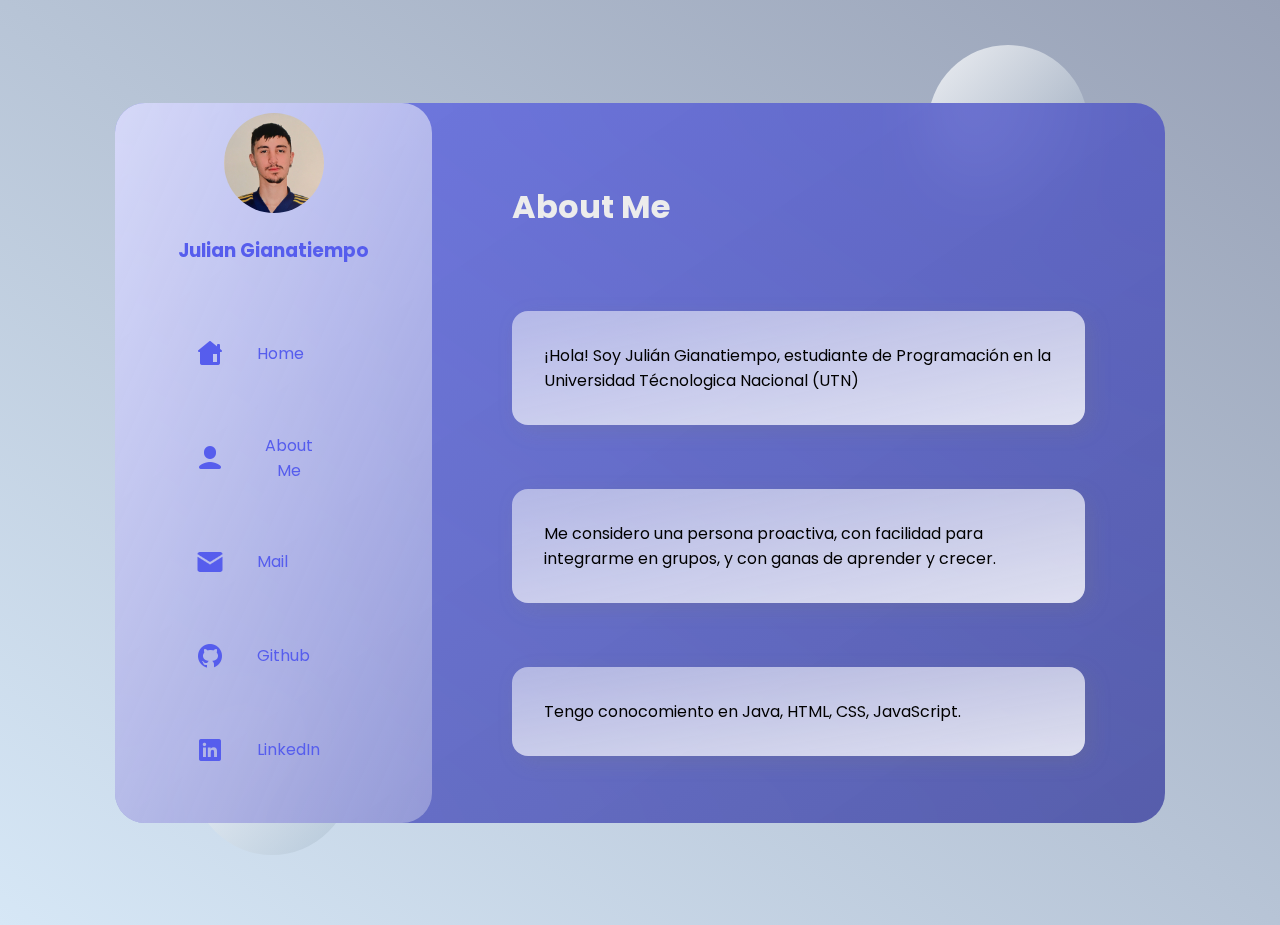
<file: about_me.html>
<!DOCTYPE html>
<html lang="en">

<head>
    <meta charset="UTF-8">
    <meta http-equiv="X-UA-Compatible" content="IE=edge">
    <meta name="viewport" content="width=device-width, initial-scale=1.0">
    <link rel="stylesheet" href="styles.css">
    <link rel="stylesheet" media="(max-width: 420px)" href="mobile.css" />

    <title>About Me</title>
    <link rel="preconnect" href="https://fonts.googleapis.com">
    <link rel="preconnect" href="https://fonts.gstatic.com" crossorigin>
    <link href="https://fonts.googleapis.com/css2?family=Poppins:wght@400;500;700&display=swap" rel="stylesheet">
</head>

<body>
    <main>
        <section class="glass">
            <div class="dashboard">
                <div class="user">
                    <img id="avatar" src="./images/avatar.png" alt="avatar">
                    <h3>Julian Gianatiempo</h3>
                    <div class="info-avatar">
                        <ul>
                            <li>
                                <p>20 Years Old</p>
                            </li>
                            <li>
                                <p>Mar del Plata, Argentina</p>
                            </li>
                        </ul>
                    </div>
                </div>
                <div class="links">
                    <div class="link">
                        <img class="social_logo" src="./images/home.png" alt="home">
                        <a href="index.html">Home</a>
                    </div>
                    <div class="link">
                        <img class="social_logo" src="./images/about_me.png" alt="about_me">
                        <a href="about_me.html">About Me</a>
                    </div>
                    <div class="link">
                        <img class="social_logo" src="./images/mail.png" alt="mail">
                        <a href="mailto:gianatiempoattorney@gmail.com">Mail</a>
                    </div>
                    <div class="link">
                        <img class="social_logo" src="./images/github.png" alt="github">
                        <a href="https://github.com/GianatiempoJulian" target="_blank">Github</a>

                    </div>
                    <div class="link">
                        <img class="social_logo" src="./images/linkedin.png" alt="linkedin">
                        <a href=" https://www.linkedin.com/in/juliangianatiempo/" target="_blank">LinkedIn</a>
                    </div>
                </div>
            </div>
            <div class="info">
                <div class="status">
                    <h1>About Me</h1>
                </div>
                <div class="data">
                    <div class="data-card">
                        <p>¡Hola! Soy Julián Gianatiempo, estudiante de Programación en la Universidad Técnologica Nacional (UTN)</p>
                    </div>
                </div>
                <div class="data">
                    <div class="data-card">
                        <p>Me considero una persona proactiva, con facilidad para integrarme en grupos, y con ganas de aprender y crecer.
                        </p>
                    </div>
                </div>
                <div class="data">
                    <div class="data-card">
                        <p>Tengo conocomiento en Java, HTML, CSS, JavaScript.</p>
                    </div>
                </div>
            </div>
        </section>
        <div class="circle1"></div>
        <div class="circle2"></div>
        <div class="triangulo"></div>
    </main>
    <script src="script.js" defer></script>
</body>

<footer></footer>

</html>
</file>
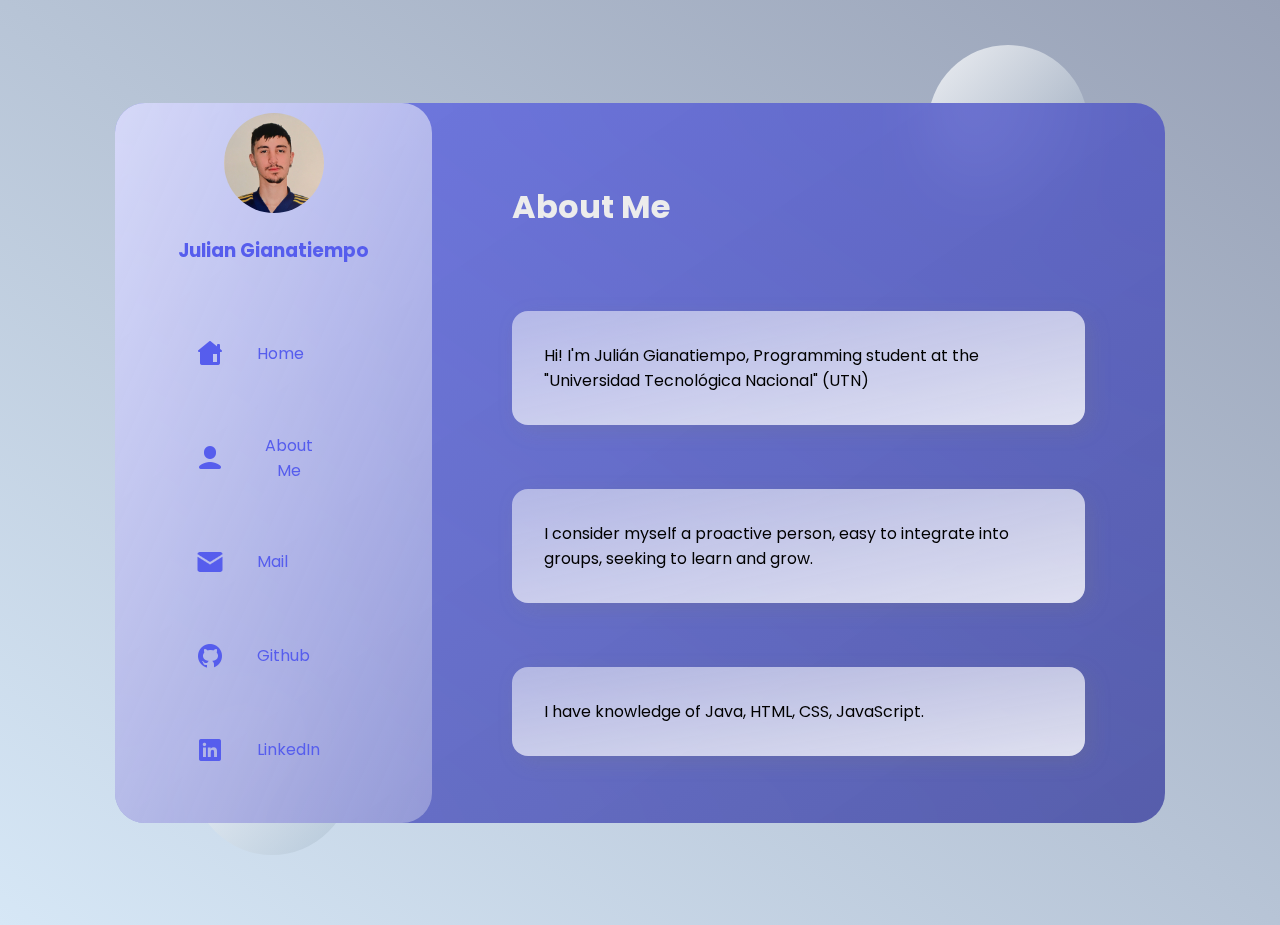
<file: en/en_about_me.html>
<!DOCTYPE html>
<html lang="en">

<head>
    <meta charset="UTF-8">
    <meta http-equiv="X-UA-Compatible" content="IE=edge">
    <meta name="viewport" content="width=device-width, initial-scale=1.0">
    <link rel="stylesheet" href="../styles/styles.css">
    <link rel="stylesheet" media="(max-width: 420px)" href="../styles/mobile.css" />

    <title>About Me</title>
    <link rel="preconnect" href="https://fonts.googleapis.com">
    <link rel="preconnect" href="https://fonts.gstatic.com" crossorigin>
    <link href="https://fonts.googleapis.com/css2?family=Poppins:wght@400;500;700&display=swap" rel="stylesheet">
</head>

<body>
    <main>
        <div class="languages">
            <div class="language" id="en_lan">
                <img src="../images/en_flag.png" alt="en_flag">
            </div>
            <div class="language" id="es_lan">
                <img src="../images/es_flag.png" alt="es_flag">
            </div>
        </div>
        <section class="glass">
            <div class="dashboard">
                <div class="user">
                    <img id="avatar" src="../images/avatar.png" alt="avatar">
                    <h3>Julian Gianatiempo</h3>
                    <div class="info-avatar">
                        <ul>
                            <li>
                                <p>20 Years Old</p>
                            </li>
                            <li>
                                <p>Mar del Plata, Argentina</p>
                            </li>
                        </ul>
                    </div>
                </div>
                <div class="links">
                    <div class="link">
                        <img class="social_logo" src="../images/home.png" alt="home">
                        <a href="en_index.html">Home</a>
                    </div>
                    <div class="link">
                        <img class="social_logo" src="../images/about_me.png" alt="about_me">
                        <a href="en_about_me.html">About Me</a>
                    </div>
                    <div class="link">
                        <img class="social_logo" src="../images/mail.png" alt="mail">
                        <a href="mailto:gianatiempoattorney@gmail.com">Mail</a>
                    </div>
                    <div class="link">
                        <img class="social_logo" src="../images/github.png" alt="github">
                        <a href="https://github.com/GianatiempoJulian" target="_blank">Github</a>

                    </div>
                    <div class="link">
                        <img class="social_logo" src="../images/linkedin.png" alt="linkedin">
                        <a href=" https://www.linkedin.com/in/juliangianatiempo/" target="_blank">LinkedIn</a>
                    </div>
                </div>
            </div>
            <div class="info">
                <div class="status">
                    <h1>About Me</h1>
                </div>
                <div class="data">
                    <div class="data-card">
                        <p>Hi! I'm Julián Gianatiempo, Programming student at the "Universidad Tecnológica Nacional" (UTN)</p>
                    </div>
                </div>
                <div class="data">
                    <div class="data-card">
                        <p>I consider myself a proactive person, easy to integrate into groups, seeking to learn and grow.
                        </p>
                    </div>
                </div>
                <div class="data">
                    <div class="data-card">
                        <p>I have knowledge of Java, HTML, CSS, JavaScript.</p>
                    </div>
                </div>
            </div>
        </section>
        <div class="circle1"></div>
        <div class="circle2"></div>
        <div class="triangulo"></div>
    </main>
    <script src="../script.js" defer></script>
</body>

<footer></footer>

</html>
</file>
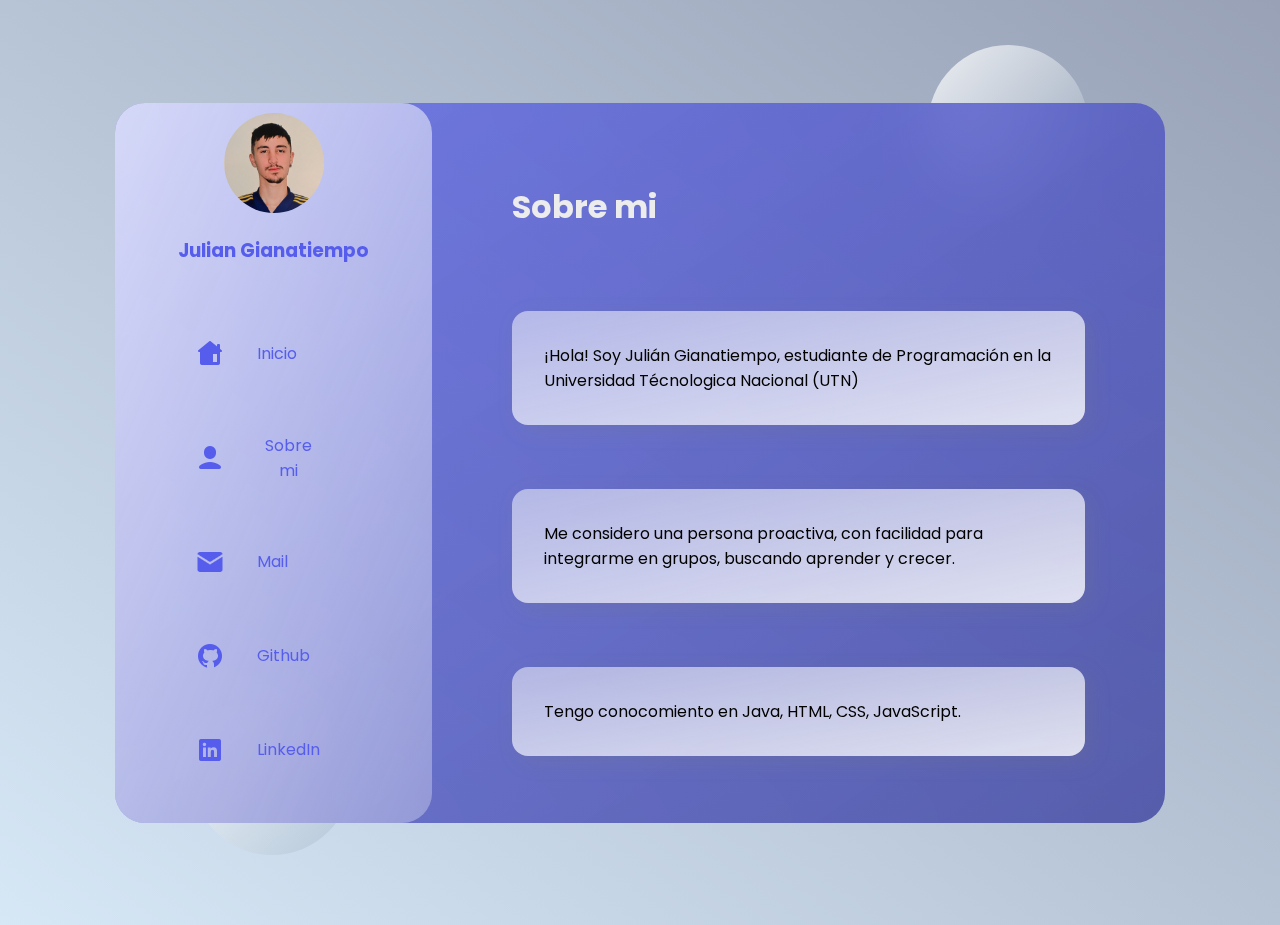
<file: es/es_about_me.html>
<!DOCTYPE html>
<html lang="en">

<head>
    <meta charset="UTF-8">
    <meta http-equiv="X-UA-Compatible" content="IE=edge">
    <meta name="viewport" content="width=device-width, initial-scale=1.0">
    <link rel="stylesheet" href="../styles/styles.css">
    <link rel="stylesheet" media="(max-width: 420px)" href="../styles/mobile.css" />

    <title>About Me</title>
    <link rel="preconnect" href="https://fonts.googleapis.com">
    <link rel="preconnect" href="https://fonts.gstatic.com" crossorigin>
    <link href="https://fonts.googleapis.com/css2?family=Poppins:wght@400;500;700&display=swap" rel="stylesheet">
</head>

<body>
    <main>
        <div class="languages">
            <div class="language" id="en_lan">
                <img src="../images/en_flag.png" alt="en_flag">
            </div>
            <div class="language" id="es_lan">
                <img src="../images/es_flag.png" alt="es_flag">
            </div>
        </div>
        <section class="glass">
            <div class="dashboard">
                <div class="user">
                    <img id="avatar" src="../images/avatar.png" alt="avatar">
                    <h3>Julian Gianatiempo</h3>
                    <div class="info-avatar">
                        <ul>
                            <li>
                                <p>20 Años</p>
                            </li>
                            <li>
                                <p>Mar del Plata, Argentina</p>
                            </li>
                        </ul>
                    </div>
                </div>
                <div class="links">
                    <div class="link">
                        <img class="social_logo" src="../images/home.png" alt="home">
                        <a href="es_index.html">Inicio</a>
                    </div>
                    <div class="link">
                        <img class="social_logo" src="../images/about_me.png" alt="about_me">
                        <a href="es_about_me.html">Sobre mi</a>
                    </div>
                    <div class="link">
                        <img class="social_logo" src="../images/mail.png" alt="mail">
                        <a href="mailto:gianatiempoattorney@gmail.com">Mail</a>
                    </div>
                    <div class="link">
                        <img class="social_logo" src="../images/github.png" alt="github">
                        <a href="https://github.com/GianatiempoJulian" target="_blank">Github</a>

                    </div>
                    <div class="link">
                        <img class="social_logo" src="../images/linkedin.png" alt="linkedin">
                        <a href=" https://www.linkedin.com/in/juliangianatiempo/" target="_blank">LinkedIn</a>
                    </div>
                </div>
            </div>
            <div class="info">
                <div class="status">
                    <h1>Sobre mi</h1>
                </div>
                <div class="data">
                    <div class="data-card">
                        <p>¡Hola! Soy Julián Gianatiempo, estudiante de Programación en la Universidad Técnologica Nacional (UTN)</p>
                    </div>
                </div>
                <div class="data">
                    <div class="data-card">
                        <p>Me considero una persona proactiva, con facilidad para integrarme en grupos, buscando aprender y crecer.
                        </p>
                    </div>
                </div>
                <div class="data">
                    <div class="data-card">
                        <p>Tengo conocomiento en Java, HTML, CSS, JavaScript.</p>
                    </div>
                </div>
            </div>
        </section>
        <div class="circle1"></div>
        <div class="circle2"></div>
        <div class="triangulo"></div>
    </main>
    <script src="../script.js" defer></script>
</body>

<footer></footer>

</html>
</file>
<file: styles.css>
/*BODY*/

* {
    margin: 0;
    padding: 0;
    box-sizing: border-box;
    font-family: 'Poppins', sans-serif;
}

h1 {
    color: #ececec;
}

h2 {
    color: #565DED;
}

h3 {
    color: #565DED;
}

main {
    min-height: 925px;
    background: linear-gradient(to right top, #d6e7f6, #98a1b6);
    display: flex;
    align-items: center;
    justify-content: center;
    position: static;
}

.glass {
    background: white;
    min-height: 700px;
    width: 1050px;
    height: 720px;
    background: linear-gradient(to right bottom, rgba(86, 93, 237, 0.7), rgba(52, 57, 156, 0.738));
    border-radius: 30px;
    backdrop-filter: blur(2rem);
    display: flex;
    z-index: 2;
    position: fixed;
}

.circle1,
.circle2 {
    background: white;
    background: linear-gradient(to right bottom, rgba(255, 255, 255, 0.8), rgba(125, 152, 175, 0.3));
    height: 160px;
    width: 160px;
    position: absolute;
    border-radius: 50%;
}

.circle1 {
    top: 5%;
    right: 15%;
}

.circle2 {
    bottom: 5%;
    left: 15%;
}


/*DASHBOARD*/

.dashboard {
    flex: 1;
    display: flex;
    flex-direction: column;
    align-items: center;
    justify-content: space-evenly;
    text-align: center;
    background: linear-gradient(to right bottom, rgba(255, 255, 255, 0.7), rgba(255, 255, 255, 0.3));
    border-radius: 30px;
    position: relative;
}

.user h3 {
    margin: 16px;
}

#avatar {
    border-radius: 50%;
    width: 100px;
    height: 100px;
    transition: ease-in 0.3s;
}

.info-avatar {
    position: absolute;
    top: 160px;
    left: 85px;
    opacity: 0;
    border-radius: 30px;
    display: flex;
    transition: ease-in-out 0.3s;
    color: #565DED;
    font-size: 12px;
}

.info-avatar ul {
    list-style-type: none;
}

.social_logo {
    width: 30px;
    height: 30px;
}

.link {
    display: flex;
    margin: 32px 0;
    padding: 16px 80px;
    align-items: center;
}

.link a {
    color: #565DED;
    padding: 0rem 2rem;
    text-decoration: none;
}


/*PROJECTS*/

.status {
    margin-bottom: 48px;
}

.projects,
.info {
    flex: 2;
    margin: 80px;
    display: flex;
    flex-direction: column;
    justify-content: space-evenly;
}

.card,
.data {
    display: flex;
    background: linear-gradient(to left top, rgba(255, 255, 255, 0.8), rgba(255, 255, 255, 0.5));
    border-radius: 16px;
    margin: 32px 0;
    padding: 32px;
    box-shadow: 6px 6px 20px rgba(122, 122, 122, 0.212);
    justify-content: space-between;
    transition: ease-in 0.3s;
}

.card:hover,
.data:hover {
    transform: scale(1.05, 1.05);
    transition: ease 0.5s;
}

.card-info,
.data-card {
    display: flex;
    flex-direction: column;
    justify-content: space-between;
}
</file>
<file: mobile.css>
* {
    margin: 0;
    padding: 0;
    box-sizing: border-box;
    font-family: 'Poppins', sans-serif;
}

main {
    min-width: 400px;
    padding: 30px;
}

.glass {
    min-height: 350px;
    width: 390px;
    display: flex;
    position: relative;
    left: 1px;
}


/*DASHBOARD*/

.dashboard {
    width: 140px;
    position: relative;
}

.user h3 {
    display: none;
}

#avatar {
    width: 90px;
    height: 90px;
    position: relative;
}

#avatar:hover {
    width: 90px;
    height: 90px;
    border-style: solid;
    border-color: #565DED;
}

.social_logo {
    display: flex;
    flex-direction: column;
    width: 50px;
    height: 50px;
}

.link a {
    position: absolute;
    left: 13px;
    opacity: 0;
}


/*PROJECTS*/

.status {
    margin-top: 38px;
    position: relative;
    top: 18px;
    right: 50px;
}

.cards {
    position: relative;
    top: 3px;
    right: 55px;
}

.card img {
    opacity: 0;
}

.card:hover {
    transform: scale(1.05, 1.05);
}


/*ABOUT ME*/

.data {
    position: relative;
    top: 18px;
    right: 50px;
    width: 173.18px;
    height: 160.34px;
}

.data-card p {
    position: absolute;
    top: 10px;
    left: 2px;
    font-size: 60%;
    text-align: center;
    margin: auto;
}
</file>
<file: styles/styles.css>
/*BODY*/

* {
    margin: 0;
    padding: 0;
    box-sizing: border-box;
    font-family: 'Poppins', sans-serif;
}

h1 {
    color: #ececec;
}

h2 {
    color: #565DED;
}

h3 {
    color: #565DED;
}

main {
    min-height: 925px;
    background: linear-gradient(to right top, #d6e7f6, #98a1b6);
    display: flex;
    align-items: center;
    justify-content: center;
    position: static;
}

.glass {
    background: white;
    min-height: 700px;
    width: 1050px;
    height: 720px;
    background: linear-gradient(to right bottom, rgba(86, 93, 237, 0.7), rgba(52, 57, 156, 0.738));
    border-radius: 30px;
    backdrop-filter: blur(2rem);
    display: flex;
    z-index: 2;
    position: fixed;
}

.circle1,
.circle2 {
    background: white;
    background: linear-gradient(to right bottom, rgba(255, 255, 255, 0.8), rgba(125, 152, 175, 0.3));
    height: 160px;
    width: 160px;
    position: absolute;
    border-radius: 50%;
}

.circle1 {
    top: 5%;
    right: 15%;
}

.circle2 {
    bottom: 5%;
    left: 15%;
}


/*DASHBOARD*/

.dashboard {
    flex: 1;
    display: flex;
    flex-direction: column;
    align-items: center;
    justify-content: space-evenly;
    text-align: center;
    background: linear-gradient(to right bottom, rgba(255, 255, 255, 0.7), rgba(255, 255, 255, 0.3));
    border-radius: 30px;
    position: relative;
}

.user h3 {
    margin: 16px;
}

#avatar {
    border-radius: 50%;
    width: 100px;
    height: 100px;
    transition: ease-in 0.3s;
}

.info-avatar {
    position: absolute;
    top: 160px;
    left: 85px;
    opacity: 0;
    border-radius: 30px;
    display: flex;
    transition: ease-in-out 0.3s;
    color: #565DED;
    font-size: 12px;
}

.info-avatar ul {
    list-style-type: none;
}

.social_logo {
    width: 30px;
    height: 30px;
}

.link {
    display: flex;
    margin: 32px 0;
    padding: 16px 80px;
    align-items: center;
}

.link a {
    color: #565DED;
    padding: 0rem 2rem;
    text-decoration: none;
}


/*PROJECTS*/

.status {
    margin-bottom: 48px;
}

.projects,
.info {
    flex: 2;
    margin: 80px;
    display: flex;
    flex-direction: column;
    justify-content: space-evenly;
}

.card,
.data {
    display: flex;
    background: linear-gradient(to left top, rgba(255, 255, 255, 0.8), rgba(255, 255, 255, 0.5));
    border-radius: 16px;
    margin: 32px 0;
    padding: 32px;
    box-shadow: 6px 6px 20px rgba(122, 122, 122, 0.212);
    justify-content: space-between;
    transition: ease-in 0.3s;
}

.card:hover,
.data:hover {
    transform: scale(1.05, 1.05);
    transition: ease 0.5s;
}

.card-info,
.data-card {
    display: flex;
    flex-direction: column;
    justify-content: space-between;
}

.languages {
    display: flex;
    position: relative;
    top: 400px;
    left: 800px;
    width: 1px;
    height: 1px;
}

.language {
    padding: 5px;
}
</file>
<file: styles/mobile.css>
* {
    margin: 0;
    padding: 0;
    box-sizing: border-box;
    font-family: 'Poppins', sans-serif;
}

main {
    min-width: 400px;
    padding: 30px;
}

.glass {
    min-height: 350px;
    width: 390px;
    display: flex;
    position: relative;
    left: 1px;
}


/*DASHBOARD*/

.dashboard {
    width: 140px;
    position: relative;
}

.user h3 {
    display: none;
}

#avatar {
    width: 90px;
    height: 90px;
    position: relative;
}

#avatar:hover {
    width: 90px;
    height: 90px;
    border-style: solid;
    border-color: #565DED;
}

.social_logo {
    display: flex;
    flex-direction: column;
    width: 50px;
    height: 50px;
}

.link a {
    position: absolute;
    left: 13px;
    opacity: 0;
}


/*PROJECTS*/

.status {
    margin-top: 38px;
    position: relative;
    top: 18px;
    right: 50px;
}

.cards {
    position: relative;
    top: 3px;
    right: 55px;
}

.card img {
    opacity: 0;
}

.card:hover {
    transform: scale(1.05, 1.05);
}


/*ABOUT ME*/

.data {
    position: relative;
    top: 18px;
    right: 50px;
    width: 173.18px;
    height: 160.34px;
}

.data-card p {
    position: absolute;
    top: 10px;
    left: 2px;
    font-size: 60%;
    text-align: center;
    margin: auto;
}
</file>
